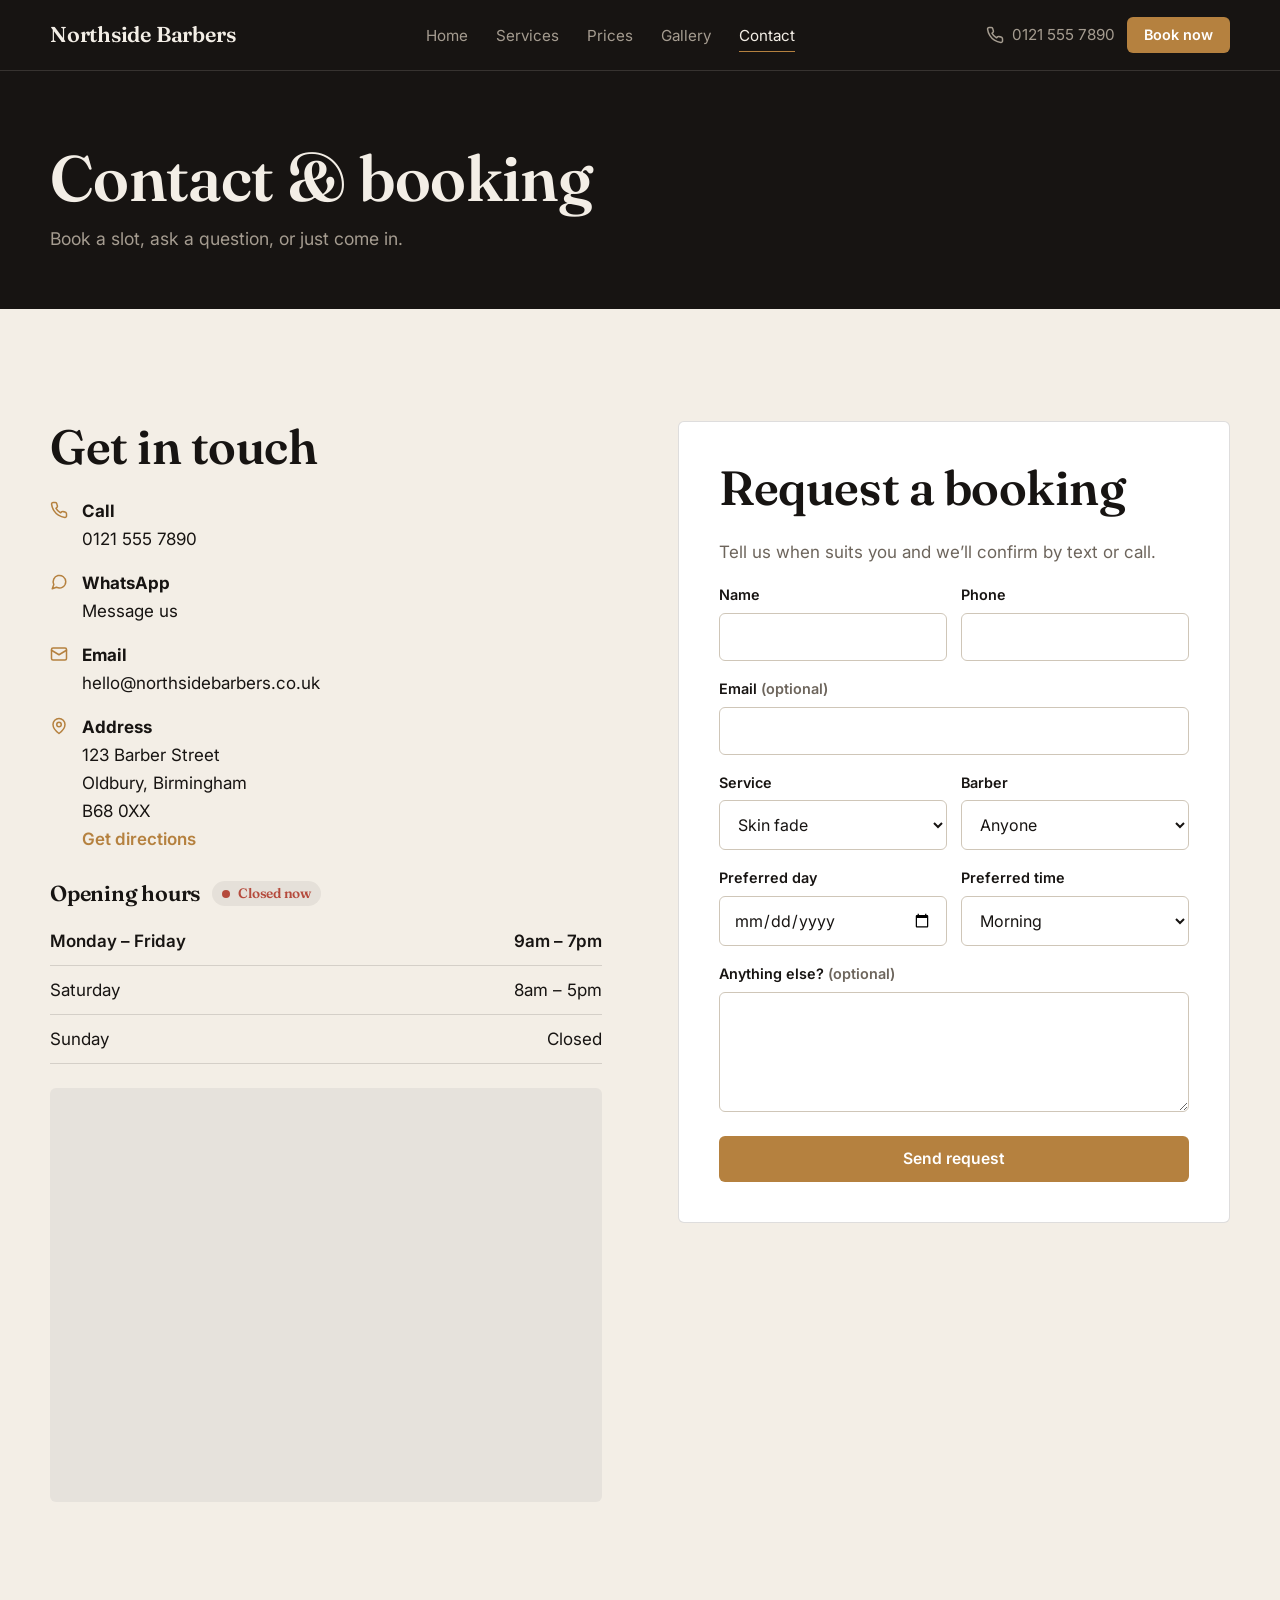
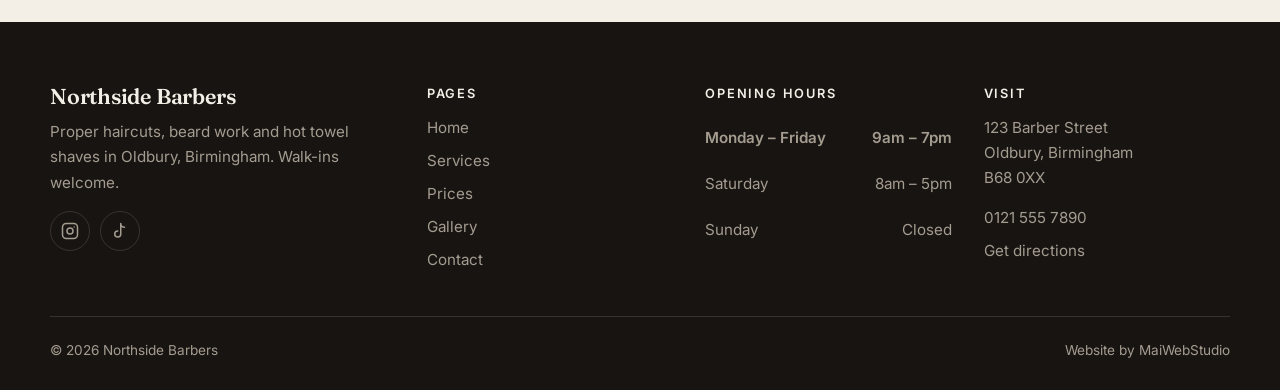
<file: Contacts.html>
<!DOCTYPE html>
<html lang="en">
<head>
<meta charset="utf-8">
<meta name="viewport" content="width=device-width, initial-scale=1">
<title>Contact & Booking | Northside Barbers, Oldbury, Birmingham</title>
<meta name="description" content="Book a haircut or beard trim at Northside Barbers, Oldbury, Birmingham. Call, WhatsApp or send a booking request.">
<meta property="og:title" content="Contact & Booking | Northside Barbers, Oldbury, Birmingham">
<meta property="og:description" content="Book a haircut or beard trim at Northside Barbers, Oldbury, Birmingham. Call, WhatsApp or send a booking request.">
<meta property="og:type" content="website">
<meta property="og:image" content="hero.jpg">
<meta name="theme-color" content="#171412">
<link rel="icon" href="data:image/svg+xml,%3Csvg xmlns='http://www.w3.org/2000/svg' viewBox='0 0 32 32'%3E%3Crect width='32' height='32' rx='6' fill='%23171412'/%3E%3Ctext x='16' y='22' font-family='Georgia' font-size='17' text-anchor='middle' fill='%23b5813f'%3EN%3C/text%3E%3C/svg%3E">
<link rel="preconnect" href="https://fonts.googleapis.com">
<link rel="preconnect" href="https://fonts.gstatic.com" crossorigin>
<link href="https://fonts.googleapis.com/css2?family=Fraunces:opsz,wght@9..144,500;9..144,600&family=Inter:wght@400;500;600&display=swap" rel="stylesheet">
<link rel="stylesheet" href="styles.css">
<script type="application/ld+json">
{"@context":"https://schema.org","@type":"HairSalon","name":"Northside Barbers","telephone":"0121 555 7890",
 "address":{"@type":"PostalAddress","streetAddress":"123 Barber Street","addressLocality":"Oldbury","addressRegion":"Birmingham","postalCode":"B68 0XX","addressCountry":"GB"},
 "openingHours":["Mo-Fr 09:00-19:00","Sa 08:00-17:00"],"priceRange":"££","image":"hero.jpg"}
</script>
</head>
<body>
<a class="skip" href="#main">Skip to content</a>
<header class="header">
  <div class="wrap">
    <a href="index.html" class="logo" data-site="name">Northside Barbers</a>
    <ul class="nav"><li><a href="index.html">Home</a></li><li><a href="Services.html">Services</a></li><li><a href="Pricing.html">Prices</a></li><li><a href="Gallery.html">Gallery</a></li><li><a href="Contacts.html" aria-current="page">Contact</a></li></ul>
    <div class="header__actions">
      <a class="header__phone" href="tel:+441215557890" data-link="tel"><svg class="icon" viewBox="0 0 24 24" fill="none" stroke="currentColor" stroke-width="2" stroke-linecap="round" stroke-linejoin="round" aria-hidden="true"><path d="M22 16.9v3a2 2 0 0 1-2.2 2 19.8 19.8 0 0 1-8.6-3.1 19.5 19.5 0 0 1-6-6A19.8 19.8 0 0 1 2.1 4.2 2 2 0 0 1 4.1 2h3a2 2 0 0 1 2 1.7c.1.9.4 1.8.7 2.7a2 2 0 0 1-.5 2.1L8 9.8a16 16 0 0 0 6 6l1.3-1.3a2 2 0 0 1 2.1-.4c.9.3 1.8.6 2.7.7a2 2 0 0 1 1.7 2Z"/></svg><span data-site="phone">0121 555 7890</span></a>
      <a class="btn btn--primary btn--small" href="Contacts.html#book" data-link="booking">Book now</a>
      <button class="menu-btn" aria-label="Menu" aria-expanded="false" aria-controls="mobile-nav"><svg class="icon" viewBox="0 0 24 24" fill="none" stroke="currentColor" stroke-width="2" stroke-linecap="round" stroke-linejoin="round" aria-hidden="true"><path d="M4 6h16M4 12h16M4 18h16"/></svg></button>
    </div>
  </div>
  <nav class="mobile-nav" id="mobile-nav" aria-label="Mobile"><a href="index.html">Home</a><a href="Services.html">Services</a><a href="Pricing.html">Prices</a><a href="Gallery.html">Gallery</a><a href="Contacts.html" aria-current="page">Contact</a></nav>
</header>
<main id="main">
<section class="page-head"><div class="wrap"><h1>Contact & booking</h1><p>Book a slot, ask a question, or just come in.</p></div></section>
<section class="section" id="book" style="scroll-margin-top:70px">
  <div class="wrap split" style="align-items:start">
    <div class="reveal">
      <h2>Get in touch</h2>
      <ul class="contact-list">
        <li><svg class="icon" viewBox="0 0 24 24" fill="none" stroke="currentColor" stroke-width="2" stroke-linecap="round" stroke-linejoin="round" aria-hidden="true"><path d="M22 16.9v3a2 2 0 0 1-2.2 2 19.8 19.8 0 0 1-8.6-3.1 19.5 19.5 0 0 1-6-6A19.8 19.8 0 0 1 2.1 4.2 2 2 0 0 1 4.1 2h3a2 2 0 0 1 2 1.7c.1.9.4 1.8.7 2.7a2 2 0 0 1-.5 2.1L8 9.8a16 16 0 0 0 6 6l1.3-1.3a2 2 0 0 1 2.1-.4c.9.3 1.8.6 2.7.7a2 2 0 0 1 1.7 2Z"/></svg><div><b>Call</b><br><a href="tel:+441215557890" data-link="tel" data-site="phone">0121 555 7890</a></div></li>
        <li data-hide-whatsapp><svg class="icon" viewBox="0 0 24 24" fill="none" stroke="currentColor" stroke-width="2" stroke-linecap="round" stroke-linejoin="round" aria-hidden="true"><path d="M21 11.5a8.4 8.4 0 0 1-12.4 7.4L3 21l2.1-5.6A8.4 8.4 0 1 1 21 11.5Z"/></svg><div><b>WhatsApp</b><br><a href="#" data-link="whatsapp" data-hide-empty>Message us</a></div></li>
        <li><svg class="icon" viewBox="0 0 24 24" fill="none" stroke="currentColor" stroke-width="2" stroke-linecap="round" stroke-linejoin="round" aria-hidden="true"><rect x="2" y="4" width="20" height="16" rx="2"/><path d="m22 7-10 6L2 7"/></svg><div><b>Email</b><br><a href="mailto:hello@northsidebarbers.co.uk" data-link="email" data-site="email">hello@northsidebarbers.co.uk</a></div></li>
        <li><svg class="icon" viewBox="0 0 24 24" fill="none" stroke="currentColor" stroke-width="2" stroke-linecap="round" stroke-linejoin="round" aria-hidden="true"><path d="M20 10c0 6-8 12-8 12s-8-6-8-12a8 8 0 0 1 16 0Z"/><circle cx="12" cy="10" r="3"/></svg><div><b>Address</b><br><span data-site-lines>123 Barber Street<br>Oldbury, Birmingham<br>B68 0XX</span><br><a class="link" href="#" data-link="maps">Get directions</a></div></li>
      </ul>
      <h3 style="display:flex;gap:12px;align-items:center;flex-wrap:wrap">Opening hours <span class="status" data-open-status>Open now</span></h3>
      <table class="hours"><tbody data-hours>
          <tr><td>Monday – Friday</td><td>9am – 7pm</td></tr><tr><td>Saturday</td><td>8am – 5pm</td></tr><tr><td>Sunday</td><td>Closed</td></tr>
        </tbody></table>
      <iframe class="map" data-map title="Map showing the shop location" loading="lazy" referrerpolicy="no-referrer-when-downgrade"></iframe>
    </div>

    <div class="reveal">
      <div class="form">
        <h2>Request a booking</h2>
        <p class="muted">Tell us when suits you and we’ll confirm by text or call.</p>
        <form id="contact-form">
          <div class="row-2">
            <div class="field"><label for="f-name">Name</label><input id="f-name" name="name" autocomplete="name" required></div>
            <div class="field"><label for="f-phone">Phone</label><input id="f-phone" name="phone" type="tel" autocomplete="tel" required></div>
          </div>
          <div class="field"><label for="f-email">Email <span class="muted">(optional)</span></label><input id="f-email" name="email" type="email" autocomplete="email"></div>
          <div class="row-2">
            <div class="field"><label for="f-service">Service</label><select id="f-service" name="service"><option>Skin fade</option><option>Scissor cut</option><option>Clipper cut</option><option>Long hair restyle</option><option>Kids cut (under 12)</option><option>Beard trim & shape</option><option>Hot towel shave</option><option>Cut & beard</option><option>Hot towel & face mask</option><option>Hair wash & style</option><option>Eyebrow tidy</option><option>The Classic</option><option>The Executive</option><option>Royal Grooming</option><option>Not sure yet</option></select></div>
            <div class="field"><label for="f-barber">Barber</label><select id="f-barber" name="barber"><option>Anyone</option><option>Marcus</option><option>Leon</option><option>Dani</option></select></div>
          </div>
          <div class="row-2">
            <div class="field"><label for="f-date">Preferred day</label><input id="f-date" name="date" type="date"></div>
            <div class="field"><label for="f-time">Preferred time</label><select id="f-time" name="time"><option>Morning</option><option>Afternoon</option><option>Evening</option></select></div>
          </div>
          <div class="field"><label for="f-msg">Anything else? <span class="muted">(optional)</span></label><textarea id="f-msg" name="message"></textarea></div>
          <button class="btn btn--primary" type="submit" style="width:100%">Send request</button>
        </form>
        <p class="form-msg" role="status"></p>
      </div>
    </div>
  </div>
</section>
</main>
<footer class="footer">
  <div class="wrap">
    <div class="footer__grid">
      <div>
        <a href="index.html" class="logo" data-site="name">Northside Barbers</a>
        <p>Proper haircuts, beard work and hot towel shaves in Oldbury, Birmingham. Walk-ins welcome.</p>
        <div class="socials">
          <a href="#" data-link="instagram" data-hide-empty aria-label="Instagram"><svg class="icon" viewBox="0 0 24 24" fill="none" stroke="currentColor" stroke-width="2" stroke-linecap="round" stroke-linejoin="round" aria-hidden="true"><rect x="2" y="2" width="20" height="20" rx="5"/><circle cx="12" cy="12" r="4"/><path d="M17.5 6.5h.01"/></svg></a>
          <a href="#" data-link="tiktok" data-hide-empty aria-label="TikTok"><svg class="icon" viewBox="0 0 24 24" fill="none" stroke="currentColor" stroke-width="2" stroke-linecap="round" stroke-linejoin="round" aria-hidden="true"><path d="M9 12a4 4 0 1 0 4 4V2a5 5 0 0 0 5 5"/></svg></a>
          <a href="#" data-link="facebook" data-hide-empty aria-label="Facebook"><svg class="icon" viewBox="0 0 24 24" fill="none" stroke="currentColor" stroke-width="2" stroke-linecap="round" stroke-linejoin="round" aria-hidden="true"><path d="M18 2h-3a5 5 0 0 0-5 5v3H7v4h3v8h4v-8h3l1-4h-4V7a1 1 0 0 1 1-1h3z"/></svg></a>
        </div>
      </div>
      <div><h4>Pages</h4><ul><li><a href="index.html">Home</a></li><li><a href="Services.html">Services</a></li><li><a href="Pricing.html">Prices</a></li><li><a href="Gallery.html">Gallery</a></li><li><a href="Contacts.html">Contact</a></li></ul></div>
      <div><h4>Opening hours</h4><table class="hours" style="margin:0"><tbody data-hours><tr><td>Mon – Fri</td><td>9am – 7pm</td></tr><tr><td>Saturday</td><td>8am – 5pm</td></tr><tr><td>Sunday</td><td>Closed</td></tr></tbody></table></div>
      <div><h4>Visit</h4>
        <p data-site-lines>123 Barber Street<br>Oldbury, Birmingham<br>B68 0XX</p>
        <ul>
          <li><a href="tel:+441215557890" data-link="tel" data-site="phone">0121 555 7890</a></li>
          <li><a href="#" data-link="maps">Get directions</a></li>
        </ul>
      </div>
    </div>
    <div class="footer__bottom">
      <span>&copy; <span data-site="year">2026</span> <span data-site="name">Northside Barbers</span></span>
      <span>Website by MaiWebStudio</span>
    </div>
  </div>
</footer>
<nav class="action-bar" aria-label="Quick actions">
  <a href="tel:+441215557890" data-link="tel"><svg class="icon" viewBox="0 0 24 24" fill="none" stroke="currentColor" stroke-width="2" stroke-linecap="round" stroke-linejoin="round" aria-hidden="true"><path d="M22 16.9v3a2 2 0 0 1-2.2 2 19.8 19.8 0 0 1-8.6-3.1 19.5 19.5 0 0 1-6-6A19.8 19.8 0 0 1 2.1 4.2 2 2 0 0 1 4.1 2h3a2 2 0 0 1 2 1.7c.1.9.4 1.8.7 2.7a2 2 0 0 1-.5 2.1L8 9.8a16 16 0 0 0 6 6l1.3-1.3a2 2 0 0 1 2.1-.4c.9.3 1.8.6 2.7.7a2 2 0 0 1 1.7 2Z"/></svg>Call</a>
  <a class="primary" href="Contacts.html#book" data-link="booking"><svg class="icon" viewBox="0 0 24 24" fill="none" stroke="currentColor" stroke-width="2" stroke-linecap="round" stroke-linejoin="round" aria-hidden="true"><rect x="3" y="4" width="18" height="18" rx="2"/><path d="M16 2v4M8 2v4M3 10h18"/></svg>Book</a>
  <a href="#" data-link="maps"><svg class="icon" viewBox="0 0 24 24" fill="none" stroke="currentColor" stroke-width="2" stroke-linecap="round" stroke-linejoin="round" aria-hidden="true"><path d="M20 10c0 6-8 12-8 12s-8-6-8-12a8 8 0 0 1 16 0Z"/><circle cx="12" cy="10" r="3"/></svg>Directions</a>
</nav>
<script src="config.js"></script>
<script src="main.js"></script>
</body>
</html>
</file>
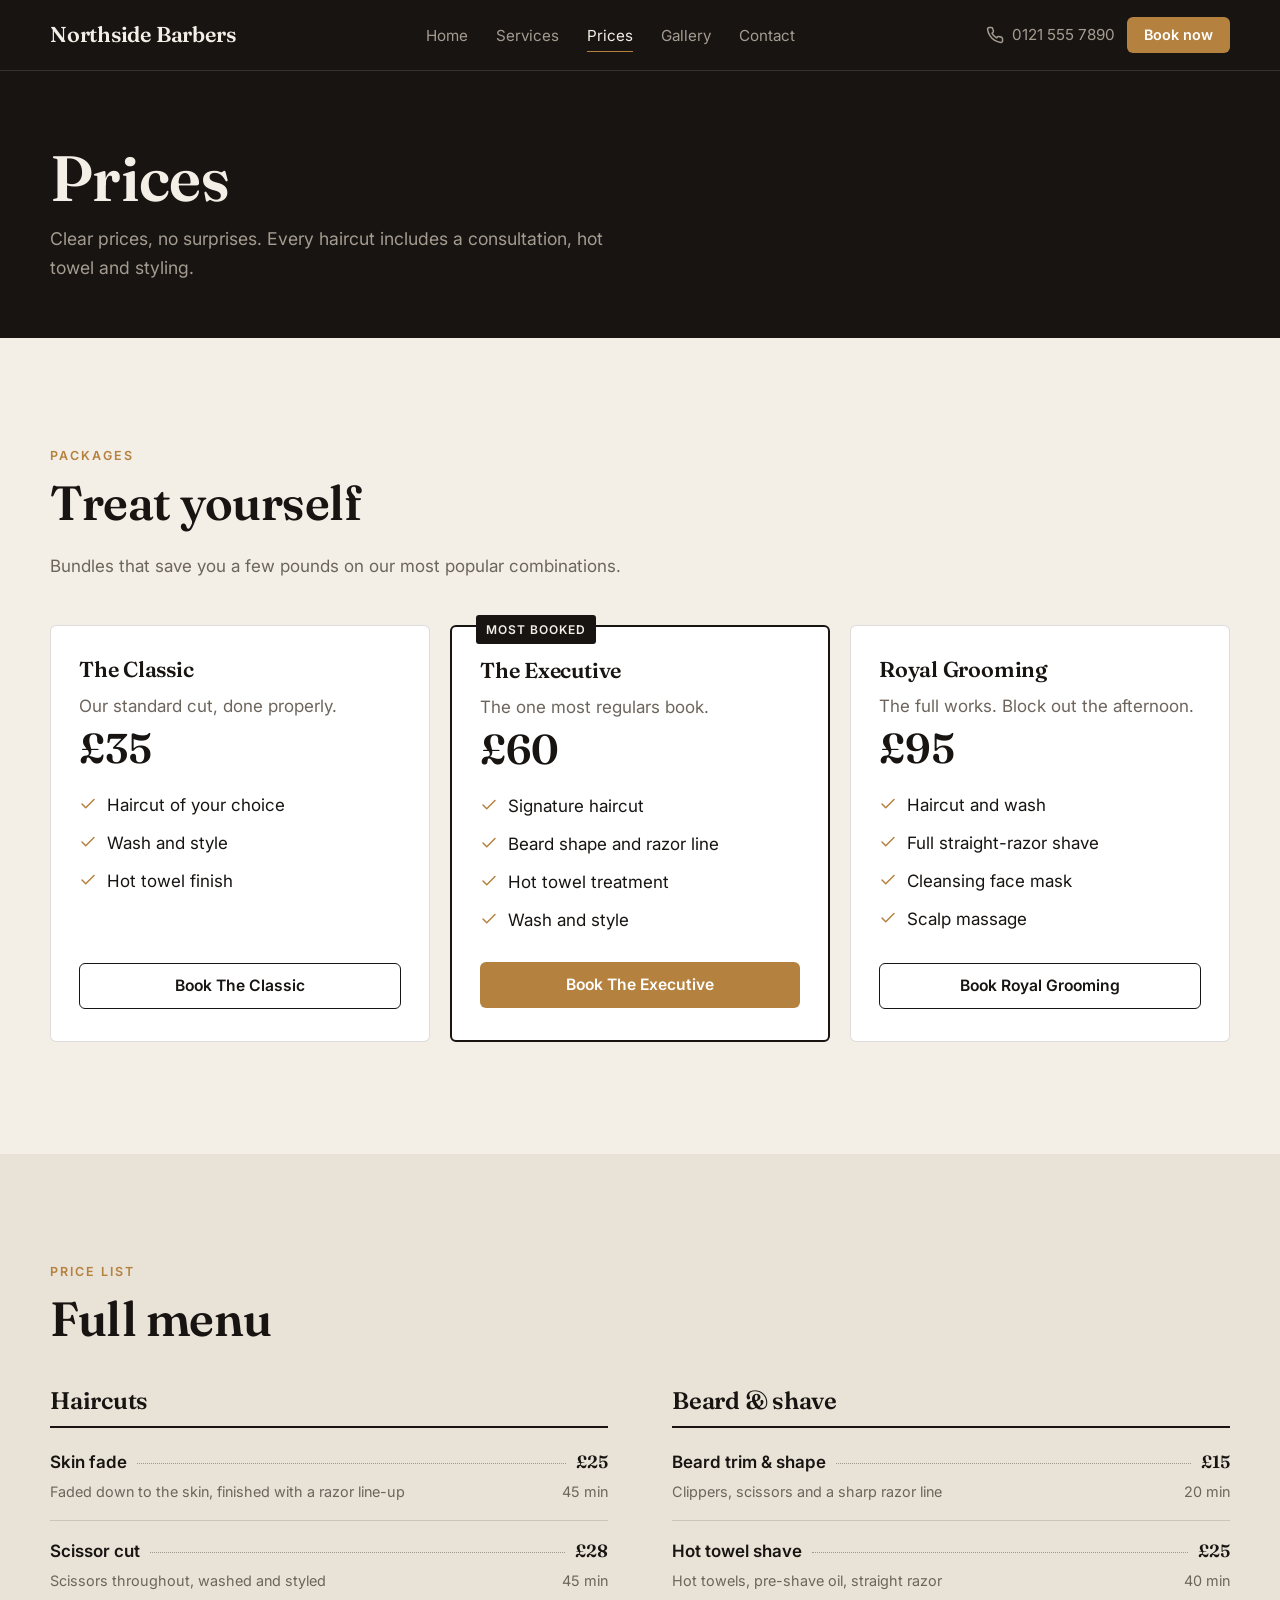
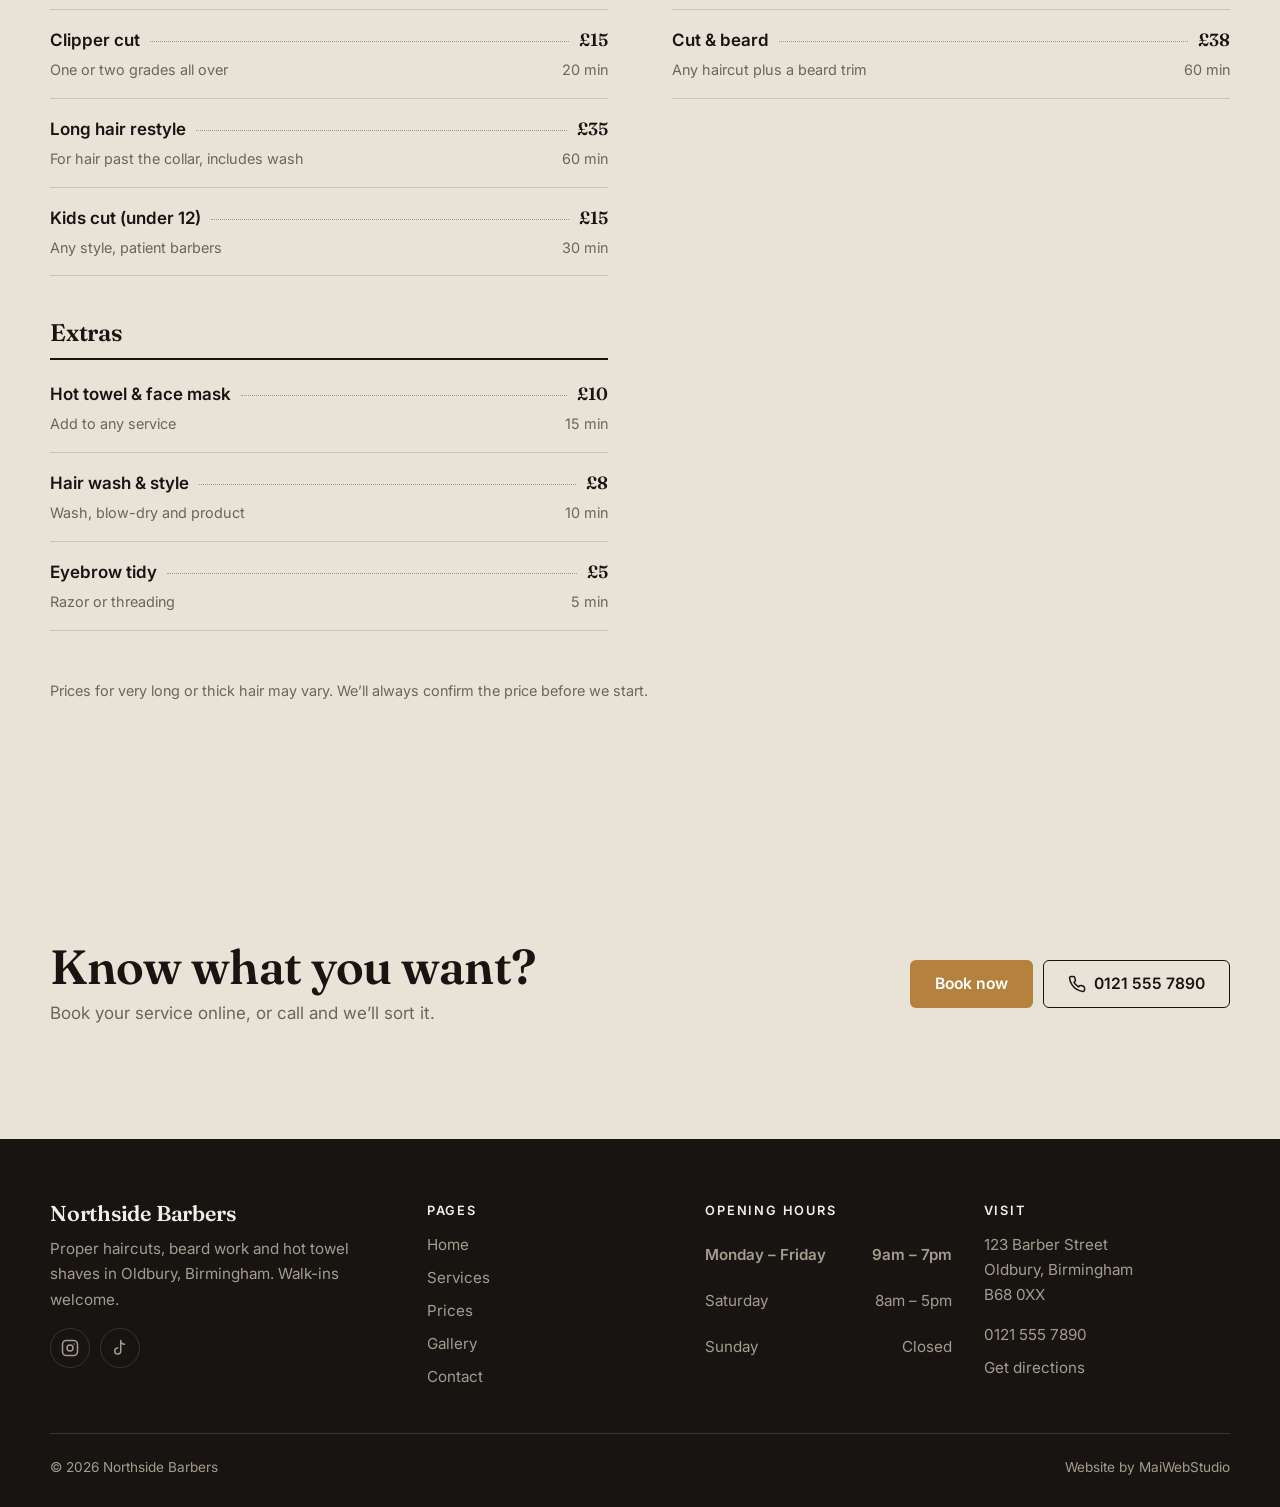
<file: Pricing.html>
<!DOCTYPE html>
<html lang="en">
<head>
<meta charset="utf-8">
<meta name="viewport" content="width=device-width, initial-scale=1">
<title>Prices | Northside Barbers, Oldbury, Birmingham</title>
<meta name="description" content="Haircuts from £15, skin fades £25, hot towel shaves £25. See the full price list at Northside Barbers, Oldbury, Birmingham.">
<meta property="og:title" content="Prices | Northside Barbers, Oldbury, Birmingham">
<meta property="og:description" content="Haircuts from £15, skin fades £25, hot towel shaves £25. See the full price list at Northside Barbers, Oldbury, Birmingham.">
<meta property="og:type" content="website">
<meta property="og:image" content="hero.jpg">
<meta name="theme-color" content="#171412">
<link rel="icon" href="data:image/svg+xml,%3Csvg xmlns='http://www.w3.org/2000/svg' viewBox='0 0 32 32'%3E%3Crect width='32' height='32' rx='6' fill='%23171412'/%3E%3Ctext x='16' y='22' font-family='Georgia' font-size='17' text-anchor='middle' fill='%23b5813f'%3EN%3C/text%3E%3C/svg%3E">
<link rel="preconnect" href="https://fonts.googleapis.com">
<link rel="preconnect" href="https://fonts.gstatic.com" crossorigin>
<link href="https://fonts.googleapis.com/css2?family=Fraunces:opsz,wght@9..144,500;9..144,600&family=Inter:wght@400;500;600&display=swap" rel="stylesheet">
<link rel="stylesheet" href="styles.css">
<script type="application/ld+json">
{"@context":"https://schema.org","@type":"HairSalon","name":"Northside Barbers","telephone":"0121 555 7890",
 "address":{"@type":"PostalAddress","streetAddress":"123 Barber Street","addressLocality":"Oldbury","addressRegion":"Birmingham","postalCode":"B68 0XX","addressCountry":"GB"},
 "openingHours":["Mo-Fr 09:00-19:00","Sa 08:00-17:00"],"priceRange":"££","image":"hero.jpg"}
</script>
</head>
<body>
<a class="skip" href="#main">Skip to content</a>
<header class="header">
  <div class="wrap">
    <a href="index.html" class="logo" data-site="name">Northside Barbers</a>
    <ul class="nav"><li><a href="index.html">Home</a></li><li><a href="Services.html">Services</a></li><li><a href="Pricing.html" aria-current="page">Prices</a></li><li><a href="Gallery.html">Gallery</a></li><li><a href="Contacts.html">Contact</a></li></ul>
    <div class="header__actions">
      <a class="header__phone" href="tel:+441215557890" data-link="tel"><svg class="icon" viewBox="0 0 24 24" fill="none" stroke="currentColor" stroke-width="2" stroke-linecap="round" stroke-linejoin="round" aria-hidden="true"><path d="M22 16.9v3a2 2 0 0 1-2.2 2 19.8 19.8 0 0 1-8.6-3.1 19.5 19.5 0 0 1-6-6A19.8 19.8 0 0 1 2.1 4.2 2 2 0 0 1 4.1 2h3a2 2 0 0 1 2 1.7c.1.9.4 1.8.7 2.7a2 2 0 0 1-.5 2.1L8 9.8a16 16 0 0 0 6 6l1.3-1.3a2 2 0 0 1 2.1-.4c.9.3 1.8.6 2.7.7a2 2 0 0 1 1.7 2Z"/></svg><span data-site="phone">0121 555 7890</span></a>
      <a class="btn btn--primary btn--small" href="Contacts.html#book" data-link="booking">Book now</a>
      <button class="menu-btn" aria-label="Menu" aria-expanded="false" aria-controls="mobile-nav"><svg class="icon" viewBox="0 0 24 24" fill="none" stroke="currentColor" stroke-width="2" stroke-linecap="round" stroke-linejoin="round" aria-hidden="true"><path d="M4 6h16M4 12h16M4 18h16"/></svg></button>
    </div>
  </div>
  <nav class="mobile-nav" id="mobile-nav" aria-label="Mobile"><a href="index.html">Home</a><a href="Services.html">Services</a><a href="Pricing.html" aria-current="page">Prices</a><a href="Gallery.html">Gallery</a><a href="Contacts.html">Contact</a></nav>
</header>
<main id="main">
<section class="page-head"><div class="wrap"><h1>Prices</h1><p>Clear prices, no surprises. Every haircut includes a consultation, hot towel and styling.</p></div></section>
<section class="section">
  <div class="wrap">
    <div class="head reveal"><span class="eyebrow">Packages</span><h2>Treat yourself</h2><p class="muted">Bundles that save you a few pounds on our most popular combinations.</p></div>
    <div class="reveal"><div class="packages">
    <div class="package">
      
      <h3>The Classic</h3>
      <p class="muted" style="margin:0">Our standard cut, done properly.</p>
      <div class="package__price">£35</div>
      <ul><li><svg class="icon" viewBox="0 0 24 24" fill="none" stroke="currentColor" stroke-width="2" stroke-linecap="round" stroke-linejoin="round" aria-hidden="true"><path d="M20 6 9 17l-5-5"/></svg><span>Haircut of your choice</span></li><li><svg class="icon" viewBox="0 0 24 24" fill="none" stroke="currentColor" stroke-width="2" stroke-linecap="round" stroke-linejoin="round" aria-hidden="true"><path d="M20 6 9 17l-5-5"/></svg><span>Wash and style</span></li><li><svg class="icon" viewBox="0 0 24 24" fill="none" stroke="currentColor" stroke-width="2" stroke-linecap="round" stroke-linejoin="round" aria-hidden="true"><path d="M20 6 9 17l-5-5"/></svg><span>Hot towel finish</span></li></ul>
      <a class="btn btn--ghost" href="Contacts.html?service=The%20Classic#book" data-book="The Classic">Book The Classic</a>
    </div>
    <div class="package package--featured">
      <span class="package__tag">Most booked</span>
      <h3>The Executive</h3>
      <p class="muted" style="margin:0">The one most regulars book.</p>
      <div class="package__price">£60</div>
      <ul><li><svg class="icon" viewBox="0 0 24 24" fill="none" stroke="currentColor" stroke-width="2" stroke-linecap="round" stroke-linejoin="round" aria-hidden="true"><path d="M20 6 9 17l-5-5"/></svg><span>Signature haircut</span></li><li><svg class="icon" viewBox="0 0 24 24" fill="none" stroke="currentColor" stroke-width="2" stroke-linecap="round" stroke-linejoin="round" aria-hidden="true"><path d="M20 6 9 17l-5-5"/></svg><span>Beard shape and razor line</span></li><li><svg class="icon" viewBox="0 0 24 24" fill="none" stroke="currentColor" stroke-width="2" stroke-linecap="round" stroke-linejoin="round" aria-hidden="true"><path d="M20 6 9 17l-5-5"/></svg><span>Hot towel treatment</span></li><li><svg class="icon" viewBox="0 0 24 24" fill="none" stroke="currentColor" stroke-width="2" stroke-linecap="round" stroke-linejoin="round" aria-hidden="true"><path d="M20 6 9 17l-5-5"/></svg><span>Wash and style</span></li></ul>
      <a class="btn btn--primary" href="Contacts.html?service=The%20Executive#book" data-book="The Executive">Book The Executive</a>
    </div>
    <div class="package">
      
      <h3>Royal Grooming</h3>
      <p class="muted" style="margin:0">The full works. Block out the afternoon.</p>
      <div class="package__price">£95</div>
      <ul><li><svg class="icon" viewBox="0 0 24 24" fill="none" stroke="currentColor" stroke-width="2" stroke-linecap="round" stroke-linejoin="round" aria-hidden="true"><path d="M20 6 9 17l-5-5"/></svg><span>Haircut and wash</span></li><li><svg class="icon" viewBox="0 0 24 24" fill="none" stroke="currentColor" stroke-width="2" stroke-linecap="round" stroke-linejoin="round" aria-hidden="true"><path d="M20 6 9 17l-5-5"/></svg><span>Full straight-razor shave</span></li><li><svg class="icon" viewBox="0 0 24 24" fill="none" stroke="currentColor" stroke-width="2" stroke-linecap="round" stroke-linejoin="round" aria-hidden="true"><path d="M20 6 9 17l-5-5"/></svg><span>Cleansing face mask</span></li><li><svg class="icon" viewBox="0 0 24 24" fill="none" stroke="currentColor" stroke-width="2" stroke-linecap="round" stroke-linejoin="round" aria-hidden="true"><path d="M20 6 9 17l-5-5"/></svg><span>Scalp massage</span></li></ul>
      <a class="btn btn--ghost" href="Contacts.html?service=Royal%20Grooming#book" data-book="Royal Grooming">Book Royal Grooming</a>
    </div>
  </div></div>
  </div>
</section>
<section class="section section--alt">
  <div class="wrap">
    <div class="head reveal"><span class="eyebrow">Price list</span><h2>Full menu</h2></div>
    <div class="menu reveal"><div class="menu__group"><h3>Haircuts</h3>
      <div class="item">
        <div class="item__row"><span class="item__name">Skin fade</span><span class="item__dots"></span><span class="item__price">£25</span></div>
        <div class="item__meta"><p>Faded down to the skin, finished with a razor line-up</p><span class="item__time">45 min</span></div>
      </div>
      <div class="item">
        <div class="item__row"><span class="item__name">Scissor cut</span><span class="item__dots"></span><span class="item__price">£28</span></div>
        <div class="item__meta"><p>Scissors throughout, washed and styled</p><span class="item__time">45 min</span></div>
      </div>
      <div class="item">
        <div class="item__row"><span class="item__name">Clipper cut</span><span class="item__dots"></span><span class="item__price">£15</span></div>
        <div class="item__meta"><p>One or two grades all over</p><span class="item__time">20 min</span></div>
      </div>
      <div class="item">
        <div class="item__row"><span class="item__name">Long hair restyle</span><span class="item__dots"></span><span class="item__price">£35</span></div>
        <div class="item__meta"><p>For hair past the collar, includes wash</p><span class="item__time">60 min</span></div>
      </div>
      <div class="item">
        <div class="item__row"><span class="item__name">Kids cut (under 12)</span><span class="item__dots"></span><span class="item__price">£15</span></div>
        <div class="item__meta"><p>Any style, patient barbers</p><span class="item__time">30 min</span></div>
      </div>
    </div><div class="menu__group"><h3>Beard & shave</h3>
      <div class="item">
        <div class="item__row"><span class="item__name">Beard trim & shape</span><span class="item__dots"></span><span class="item__price">£15</span></div>
        <div class="item__meta"><p>Clippers, scissors and a sharp razor line</p><span class="item__time">20 min</span></div>
      </div>
      <div class="item">
        <div class="item__row"><span class="item__name">Hot towel shave</span><span class="item__dots"></span><span class="item__price">£25</span></div>
        <div class="item__meta"><p>Hot towels, pre-shave oil, straight razor</p><span class="item__time">40 min</span></div>
      </div>
      <div class="item">
        <div class="item__row"><span class="item__name">Cut & beard</span><span class="item__dots"></span><span class="item__price">£38</span></div>
        <div class="item__meta"><p>Any haircut plus a beard trim</p><span class="item__time">60 min</span></div>
      </div>
    </div><div class="menu__group"><h3>Extras</h3>
      <div class="item">
        <div class="item__row"><span class="item__name">Hot towel & face mask</span><span class="item__dots"></span><span class="item__price">£10</span></div>
        <div class="item__meta"><p>Add to any service</p><span class="item__time">15 min</span></div>
      </div>
      <div class="item">
        <div class="item__row"><span class="item__name">Hair wash & style</span><span class="item__dots"></span><span class="item__price">£8</span></div>
        <div class="item__meta"><p>Wash, blow-dry and product</p><span class="item__time">10 min</span></div>
      </div>
      <div class="item">
        <div class="item__row"><span class="item__name">Eyebrow tidy</span><span class="item__dots"></span><span class="item__price">£5</span></div>
        <div class="item__meta"><p>Razor or threading</p><span class="item__time">5 min</span></div>
      </div>
    </div></div>
    <p class="note">Prices for very long or thick hair may vary. We’ll always confirm the price before we start.</p>
  </div>
</section>
<section class="section section--alt">
  <div class="wrap cta reveal">
    <div><h2>Know what you want?</h2><p class="muted">Book your service online, or call and we’ll sort it.</p></div>
    <div class="btn-row">
      <a class="btn btn--primary" href="Contacts.html#book" data-link="booking">Book now</a>
      <a class="btn btn--ghost" href="tel:+441215557890" data-link="tel"><svg class="icon" viewBox="0 0 24 24" fill="none" stroke="currentColor" stroke-width="2" stroke-linecap="round" stroke-linejoin="round" aria-hidden="true"><path d="M22 16.9v3a2 2 0 0 1-2.2 2 19.8 19.8 0 0 1-8.6-3.1 19.5 19.5 0 0 1-6-6A19.8 19.8 0 0 1 2.1 4.2 2 2 0 0 1 4.1 2h3a2 2 0 0 1 2 1.7c.1.9.4 1.8.7 2.7a2 2 0 0 1-.5 2.1L8 9.8a16 16 0 0 0 6 6l1.3-1.3a2 2 0 0 1 2.1-.4c.9.3 1.8.6 2.7.7a2 2 0 0 1 1.7 2Z"/></svg><span data-site="phone">0121 555 7890</span></a>
    </div>
  </div>
</section>
</main>
<footer class="footer">
  <div class="wrap">
    <div class="footer__grid">
      <div>
        <a href="index.html" class="logo" data-site="name">Northside Barbers</a>
        <p>Proper haircuts, beard work and hot towel shaves in Oldbury, Birmingham. Walk-ins welcome.</p>
        <div class="socials">
          <a href="#" data-link="instagram" data-hide-empty aria-label="Instagram"><svg class="icon" viewBox="0 0 24 24" fill="none" stroke="currentColor" stroke-width="2" stroke-linecap="round" stroke-linejoin="round" aria-hidden="true"><rect x="2" y="2" width="20" height="20" rx="5"/><circle cx="12" cy="12" r="4"/><path d="M17.5 6.5h.01"/></svg></a>
          <a href="#" data-link="tiktok" data-hide-empty aria-label="TikTok"><svg class="icon" viewBox="0 0 24 24" fill="none" stroke="currentColor" stroke-width="2" stroke-linecap="round" stroke-linejoin="round" aria-hidden="true"><path d="M9 12a4 4 0 1 0 4 4V2a5 5 0 0 0 5 5"/></svg></a>
          <a href="#" data-link="facebook" data-hide-empty aria-label="Facebook"><svg class="icon" viewBox="0 0 24 24" fill="none" stroke="currentColor" stroke-width="2" stroke-linecap="round" stroke-linejoin="round" aria-hidden="true"><path d="M18 2h-3a5 5 0 0 0-5 5v3H7v4h3v8h4v-8h3l1-4h-4V7a1 1 0 0 1 1-1h3z"/></svg></a>
        </div>
      </div>
      <div><h4>Pages</h4><ul><li><a href="index.html">Home</a></li><li><a href="Services.html">Services</a></li><li><a href="Pricing.html">Prices</a></li><li><a href="Gallery.html">Gallery</a></li><li><a href="Contacts.html">Contact</a></li></ul></div>
      <div><h4>Opening hours</h4><table class="hours" style="margin:0"><tbody data-hours><tr><td>Mon – Fri</td><td>9am – 7pm</td></tr><tr><td>Saturday</td><td>8am – 5pm</td></tr><tr><td>Sunday</td><td>Closed</td></tr></tbody></table></div>
      <div><h4>Visit</h4>
        <p data-site-lines>123 Barber Street<br>Oldbury, Birmingham<br>B68 0XX</p>
        <ul>
          <li><a href="tel:+441215557890" data-link="tel" data-site="phone">0121 555 7890</a></li>
          <li><a href="#" data-link="maps">Get directions</a></li>
        </ul>
      </div>
    </div>
    <div class="footer__bottom">
      <span>&copy; <span data-site="year">2026</span> <span data-site="name">Northside Barbers</span></span>
      <span>Website by MaiWebStudio</span>
    </div>
  </div>
</footer>
<nav class="action-bar" aria-label="Quick actions">
  <a href="tel:+441215557890" data-link="tel"><svg class="icon" viewBox="0 0 24 24" fill="none" stroke="currentColor" stroke-width="2" stroke-linecap="round" stroke-linejoin="round" aria-hidden="true"><path d="M22 16.9v3a2 2 0 0 1-2.2 2 19.8 19.8 0 0 1-8.6-3.1 19.5 19.5 0 0 1-6-6A19.8 19.8 0 0 1 2.1 4.2 2 2 0 0 1 4.1 2h3a2 2 0 0 1 2 1.7c.1.9.4 1.8.7 2.7a2 2 0 0 1-.5 2.1L8 9.8a16 16 0 0 0 6 6l1.3-1.3a2 2 0 0 1 2.1-.4c.9.3 1.8.6 2.7.7a2 2 0 0 1 1.7 2Z"/></svg>Call</a>
  <a class="primary" href="Contacts.html#book" data-link="booking"><svg class="icon" viewBox="0 0 24 24" fill="none" stroke="currentColor" stroke-width="2" stroke-linecap="round" stroke-linejoin="round" aria-hidden="true"><rect x="3" y="4" width="18" height="18" rx="2"/><path d="M16 2v4M8 2v4M3 10h18"/></svg>Book</a>
  <a href="#" data-link="maps"><svg class="icon" viewBox="0 0 24 24" fill="none" stroke="currentColor" stroke-width="2" stroke-linecap="round" stroke-linejoin="round" aria-hidden="true"><path d="M20 10c0 6-8 12-8 12s-8-6-8-12a8 8 0 0 1 16 0Z"/><circle cx="12" cy="10" r="3"/></svg>Directions</a>
</nav>
<script src="config.js"></script>
<script src="main.js"></script>
</body>
</html>
</file>
<file: styles.css>
/* =====================================================================
   BRAND — change these to restyle the whole site.
   ===================================================================== */
:root {
  --paper: #f3eee6;      /* light background */
  --paper-2: #e9e2d7;    /* slightly darker light background */
  --ink: #171412;        /* main text + dark sections */
  --ink-2: #221e1b;      /* dark cards */
  --muted: #6d655c;      /* secondary text on light */
  --muted-dark: #a59c90; /* secondary text on dark */
  --accent: #b5813f;     /* brass: buttons, highlights */
  --accent-hover: #9d6d31;
  --line: rgba(23, 20, 18, .14);
  --line-dark: rgba(243, 238, 230, .14);

  --font-display: "Fraunces", Georgia, serif;
  --font-body: "Inter", system-ui, -apple-system, "Segoe UI", sans-serif;

  --radius: 6px;
  --wrap: 1180px;
}

/* =====================================================================
   BASE
   ===================================================================== */
*, *::before, *::after { box-sizing: border-box; }
html { -webkit-text-size-adjust: 100%; scroll-behavior: smooth; }
body {
  margin: 0;
  background: var(--paper);
  color: var(--ink);
  font: 400 17px/1.65 var(--font-body);
  -webkit-font-smoothing: antialiased;
}
img { display: block; max-width: 100%; }
a { color: inherit; }
h1, h2, h3 {
  font-family: var(--font-display);
  font-weight: 600;
  line-height: 1.08;
  letter-spacing: -.01em;
  margin: 0 0 .5em;
  font-optical-sizing: auto;
}
h1 { font-size: clamp(2.6rem, 6.5vw, 5rem); }
h2 { font-size: clamp(2rem, 4vw, 3rem); }
h3 { font-size: 1.35rem; }
p { margin: 0 0 1em; }
:focus-visible { outline: 2px solid var(--accent); outline-offset: 3px; }
.wrap { width: min(var(--wrap), 100% - 40px); margin-inline: auto; }
.section { padding: clamp(64px, 9vw, 112px) 0; }
.section--dark { background: var(--ink); color: var(--paper); }
.section--dark .muted { color: var(--muted-dark); }
.section--alt { background: var(--paper-2); }
.muted { color: var(--muted); }
.eyebrow {
  display: block;
  font: 600 .78rem/1 var(--font-body);
  letter-spacing: .16em;
  text-transform: uppercase;
  color: var(--accent);
  margin-bottom: 14px;
}
.head { max-width: 640px; margin-bottom: 44px; }
.head--split { max-width: none; display: flex; justify-content: space-between; align-items: end; gap: 24px; flex-wrap: wrap; }
.head--split > div { max-width: 600px; }
.skip { position: absolute; left: -999px; top: 8px; z-index: 100; background: var(--accent); color: #fff; padding: 10px 14px; }
.skip:focus { left: 8px; }
.icon { width: 18px; height: 18px; flex: none; }

/* Buttons */
.btn {
  display: inline-flex; align-items: center; justify-content: center; gap: 8px;
  padding: 14px 24px; border-radius: var(--radius);
  font: 600 .98rem/1 var(--font-body); text-decoration: none;
  border: 1px solid transparent; cursor: pointer;
  transition: background-color .2s, color .2s, border-color .2s;
}
.btn--primary { background: var(--accent); color: #fff; }
.btn--primary:hover { background: var(--accent-hover); }
.btn--ghost { border-color: currentColor; color: inherit; background: transparent; }
.btn--ghost:hover { background: rgba(255,255,255,.08); }
.section:not(.section--dark) .btn--ghost:hover { background: rgba(0,0,0,.05); }
.btn--small { padding: 10px 16px; font-size: .9rem; }
.link { color: var(--accent); font-weight: 600; text-decoration: none; display: inline-flex; gap: 6px; align-items: center; }
.link:hover { text-decoration: underline; text-underline-offset: 4px; }

/* =====================================================================
   HEADER
   ===================================================================== */
.header { position: sticky; top: 0; z-index: 50; background: var(--ink); color: var(--paper); border-bottom: 1px solid var(--line-dark); }
.header .wrap { display: flex; align-items: center; justify-content: space-between; gap: 20px; height: 70px; }
.logo { font: 600 1.35rem/1 var(--font-display); text-decoration: none; letter-spacing: -.01em; }
.nav { display: flex; gap: 28px; list-style: none; margin: 0; padding: 0; }
.nav a { text-decoration: none; font-size: .95rem; color: var(--muted-dark); padding: 6px 0; border-bottom: 1px solid transparent; }
.nav a:hover, .nav a[aria-current="page"] { color: var(--paper); border-color: var(--accent); }
.header__actions { display: flex; align-items: center; gap: 12px; }
.header__phone { display: inline-flex; gap: 8px; align-items: center; text-decoration: none; font-size: .95rem; color: var(--muted-dark); }
.header__phone:hover { color: var(--paper); }
.menu-btn { display: none; background: none; border: 1px solid var(--line-dark); color: var(--paper); border-radius: var(--radius); width: 44px; height: 44px; cursor: pointer; align-items: center; justify-content: center; }
.mobile-nav { display: none; }
@media (max-width: 900px) {
  .nav, .header__phone { display: none; }
  .menu-btn { display: inline-flex; }
  .mobile-nav { background: var(--ink); border-bottom: 1px solid var(--line-dark); }
  .mobile-nav.open { display: block; }
  .mobile-nav a { display: block; padding: 14px 20px; text-decoration: none; color: var(--paper); border-top: 1px solid var(--line-dark); font-size: 1.05rem; }
  .mobile-nav a[aria-current="page"] { color: var(--accent); }
}
@media (max-width: 420px) { .header .btn { display: none; } }

/* =====================================================================
   HERO
   ===================================================================== */
.hero { position: relative; min-height: min(88vh, 760px); display: flex; align-items: flex-end; color: var(--paper); background: var(--ink); overflow: hidden; }
.hero__img { position: absolute; inset: 0; width: 100%; height: 100%; object-fit: cover; }
.hero::after { content: ""; position: absolute; inset: 0; background: linear-gradient(90deg, rgba(14,12,10,.86) 0%, rgba(14,12,10,.55) 50%, rgba(14,12,10,.2) 100%), linear-gradient(0deg, rgba(14,12,10,.6), transparent 40%); }
.hero .wrap { position: relative; z-index: 1; padding: 120px 0 64px; }
.hero h1 { max-width: 12ch; margin-bottom: 20px; }
.hero p { max-width: 520px; font-size: 1.15rem; color: #e6dfd4; }
.hero__actions { display: flex; flex-wrap: wrap; gap: 12px; margin-top: 28px; }

.facts { background: var(--ink-2); color: var(--paper); border-top: 1px solid var(--line-dark); }
.facts .wrap { display: grid; grid-template-columns: repeat(3, 1fr); }
.fact { display: flex; gap: 14px; align-items: center; padding: 22px 0; font-size: .95rem; }
.fact + .fact { border-left: 1px solid var(--line-dark); padding-left: 28px; }
.fact .icon { color: var(--accent); width: 22px; height: 22px; }
.fact b { display: block; font-weight: 600; }
.fact span { color: var(--muted-dark); }
@media (max-width: 760px) {
  .facts .wrap { grid-template-columns: 1fr; }
  .fact { padding: 14px 0; }
  .fact + .fact { border-left: 0; border-top: 1px solid var(--line-dark); padding-left: 0; }
}

/* Page header for inner pages */
.page-head { background: var(--ink); color: var(--paper); padding: 72px 0 56px; }
.page-head h1 { font-size: clamp(2.4rem, 5.5vw, 4rem); margin-bottom: 12px; }
.page-head p { color: var(--muted-dark); max-width: 560px; font-size: 1.1rem; margin: 0; }

/* =====================================================================
   PRICE MENU
   ===================================================================== */
.menu { display: grid; grid-template-columns: repeat(2, 1fr); gap: 8px 64px; }
.menu--single { grid-template-columns: 1fr; max-width: 760px; }
@media (max-width: 760px) { .menu { grid-template-columns: 1fr; } }
.menu__group { margin-bottom: 36px; }
.menu__group h3 { font-size: 1.5rem; padding-bottom: 12px; border-bottom: 2px solid var(--ink); margin-bottom: 4px; }
.section--dark .menu__group h3 { border-color: var(--paper); }
.item { padding: 16px 0; border-bottom: 1px solid var(--line); }
.section--dark .item { border-color: var(--line-dark); }
.item__row { display: flex; align-items: baseline; gap: 10px; }
.item__name { font-weight: 600; }
.item__dots { flex: 1; border-bottom: 1px dotted currentColor; opacity: .35; transform: translateY(-4px); }
.item__price { font: 600 1.1rem/1 var(--font-display); }
.item__meta { display: flex; justify-content: space-between; gap: 16px; font-size: .9rem; margin-top: 4px; }
.item__meta p { margin: 0; color: var(--muted); }
.section--dark .item__meta p { color: var(--muted-dark); }
.item__time { color: var(--muted); white-space: nowrap; }
.section--dark .item__time { color: var(--muted-dark); }
.note { font-size: .9rem; color: var(--muted); margin-top: 12px; }

/* Packages */
.packages { display: grid; grid-template-columns: repeat(3, 1fr); gap: 20px; }
@media (max-width: 900px) { .packages { grid-template-columns: 1fr; } }
.package { background: #fff; border: 1px solid var(--line); border-radius: var(--radius); padding: 32px 28px; display: flex; flex-direction: column; position: relative; }
.package--featured { border: 2px solid var(--ink); }
.package__tag { position: absolute; top: -12px; left: 24px; background: var(--ink); color: var(--paper); font-size: .75rem; font-weight: 600; letter-spacing: .08em; text-transform: uppercase; padding: 5px 10px; border-radius: 3px; }
.package__price { font: 600 2.6rem/1 var(--font-display); margin: 8px 0 4px; }
.package__price small { font: 400 .9rem var(--font-body); color: var(--muted); }
.package ul { list-style: none; padding: 0; margin: 18px 0 28px; display: grid; gap: 10px; }
.package li { display: flex; gap: 10px; }
.package li .icon { color: var(--accent); margin-top: 4px; }
.package .btn { margin-top: auto; }

/* =====================================================================
   SPLIT / ABOUT / TEAM
   ===================================================================== */
.split { display: grid; grid-template-columns: 1fr 1fr; gap: clamp(32px, 6vw, 80px); align-items: center; }
@media (max-width: 860px) { .split { grid-template-columns: 1fr; } }
.photo { background: var(--paper-2); border-radius: var(--radius); overflow: hidden; aspect-ratio: 4 / 5; position: relative; }
.photo img { width: 100%; height: 100%; object-fit: cover; }
.photo--wide { aspect-ratio: 4 / 3; }
.section--dark .photo { background: var(--ink-2); }
.stats { display: flex; gap: 36px; margin: 28px 0 32px; flex-wrap: wrap; }
.stats b { display: block; font: 600 2.2rem/1 var(--font-display); }
.stats span { font-size: .9rem; color: var(--muted); }

.team { display: grid; grid-template-columns: repeat(3, 1fr); gap: 28px; }
@media (max-width: 860px) { .team { grid-template-columns: 1fr 1fr; } }
@media (max-width: 560px) { .team { grid-template-columns: 1fr; } }
.barber h3 { margin: 18px 0 2px; }
.barber p { margin: 0 0 10px; color: var(--muted-dark); font-size: .95rem; }

/* =====================================================================
   REVIEWS
   ===================================================================== */
.reviews { display: grid; grid-template-columns: repeat(3, 1fr); gap: 20px; }
@media (max-width: 900px) { .reviews { grid-template-columns: 1fr; } }
.review { background: #fff; border: 1px solid var(--line); border-radius: var(--radius); padding: 28px; display: flex; flex-direction: column; }
.stars { display: flex; gap: 2px; color: var(--accent); margin-bottom: 14px; }
.stars .icon { width: 16px; height: 16px; fill: currentColor; }
.review blockquote { margin: 0 0 20px; font-size: 1.02rem; }
.review footer { margin-top: auto; font-size: .9rem; color: var(--muted); }
.review footer b { color: var(--ink); }
.rating-line { display: inline-flex; align-items: center; gap: 10px; font-weight: 600; }

/* =====================================================================
   GALLERY
   ===================================================================== */
.gallery { display: grid; grid-template-columns: repeat(4, 1fr); grid-auto-rows: 240px; grid-auto-flow: dense; gap: 12px; }
.gallery .tall { grid-row: span 2; }
.gallery .wide { grid-column: span 2; }
@media (max-width: 900px) { .gallery { grid-template-columns: repeat(2, 1fr); grid-auto-rows: 200px; } }
.shot { margin: 0; position: relative; overflow: hidden; border-radius: var(--radius); background: var(--paper-2); cursor: zoom-in; }
.section--dark .shot { background: var(--ink-2); }
.shot img { width: 100%; height: 100%; object-fit: cover; transition: transform .5s ease; }
.shot:hover img { transform: scale(1.04); }
.shot figcaption { position: absolute; left: 0; right: 0; bottom: 0; padding: 28px 14px 12px; font-size: .85rem; color: #fff; background: linear-gradient(transparent, rgba(0,0,0,.7)); opacity: 0; transition: opacity .25s; }
.shot:hover figcaption, .shot:focus-visible figcaption { opacity: 1; }
.shot[hidden] { display: none; }
.filters { display: flex; gap: 8px; flex-wrap: wrap; margin-bottom: 28px; }
.filter { font: 500 .92rem var(--font-body); padding: 9px 16px; border-radius: var(--radius); border: 1px solid var(--line); background: transparent; cursor: pointer; color: inherit; }
.filter[aria-pressed="true"] { background: var(--ink); color: var(--paper); border-color: var(--ink); }
.lightbox { position: fixed; inset: 0; z-index: 200; background: rgba(10,9,8,.94); display: none; align-items: center; justify-content: center; padding: 20px; }
.lightbox.open { display: flex; }
.lightbox img { max-width: min(1100px, 100%); max-height: 82vh; border-radius: var(--radius); }
.lightbox p { position: absolute; bottom: 20px; left: 0; right: 0; text-align: center; color: var(--muted-dark); margin: 0; }
.lb-btn { position: absolute; width: 48px; height: 48px; border-radius: 50%; border: 1px solid rgba(255,255,255,.25); background: rgba(255,255,255,.06); color: #fff; cursor: pointer; display: grid; place-items: center; }
.lb-btn:hover { background: rgba(255,255,255,.16); }
.lb-close { top: 18px; right: 18px; }
.lb-prev { left: 18px; top: 50%; transform: translateY(-50%); }
.lb-next { right: 18px; top: 50%; transform: translateY(-50%); }

/* Missing photo placeholder (shows until real photos are added) */
.img-missing { display: grid; place-items: center; text-align: center; color: var(--muted); font-size: .85rem; padding: 12px;
  background: repeating-linear-gradient(135deg, transparent 0 12px, rgba(0,0,0,.035) 12px 24px), var(--paper-2); }
.section--dark .img-missing, .hero .img-missing { color: var(--muted-dark); background: repeating-linear-gradient(135deg, transparent 0 12px, rgba(255,255,255,.03) 12px 24px), var(--ink-2); }

/* =====================================================================
   VISIT / HOURS / CONTACT
   ===================================================================== */
.hours { width: 100%; border-collapse: collapse; margin: 8px 0 24px; }
.hours td { padding: 10px 0; border-bottom: 1px solid var(--line); }
.section--dark .hours td { border-color: var(--line-dark); }
.hours td:last-child { text-align: right; }
.hours tr.today td { font-weight: 600; }
.status { display: inline-flex; align-items: center; gap: 8px; font-size: .85rem; font-weight: 600; padding: 5px 10px; border-radius: 99px; background: rgba(0,0,0,.06); }
.section--dark .status { background: rgba(255,255,255,.08); }
.status::before { content: ""; width: 8px; height: 8px; border-radius: 50%; background: currentColor; }
.status.is-open { color: #2f8a4c; }
.section--dark .status.is-open { color: #6fd08f; }
.status.is-closed { color: #b54a3c; }
.section--dark .status.is-closed { color: #f08b7c; }
.map { border: 0; width: 100%; aspect-ratio: 4 / 3; border-radius: var(--radius); background: var(--paper-2); filter: grayscale(.4); }
.contact-list { list-style: none; padding: 0; margin: 0 0 28px; display: grid; gap: 16px; }
.contact-list li { display: flex; gap: 14px; align-items: flex-start; }
.contact-list .icon { color: var(--accent); margin-top: 4px; }
.contact-list a { text-decoration: none; }
.contact-list a:hover { text-decoration: underline; }
.btn-row { display: flex; flex-wrap: wrap; gap: 10px; }

.form { background: #fff; border: 1px solid var(--line); border-radius: var(--radius); padding: clamp(24px, 4vw, 40px); }
.field { margin-bottom: 16px; }
.field label { display: block; font-weight: 600; font-size: .9rem; margin-bottom: 6px; }
.field input, .field select, .field textarea {
  width: 100%; padding: 13px 14px; border: 1px solid #cfc6b8; border-radius: var(--radius);
  font: 400 1rem var(--font-body); color: var(--ink); background: #fff;
}
.field textarea { min-height: 120px; resize: vertical; }
.field input:focus, .field select:focus, .field textarea:focus { outline: 2px solid var(--accent); outline-offset: 0; border-color: var(--accent); }
.row-2 { display: grid; grid-template-columns: 1fr 1fr; gap: 14px; }
@media (max-width: 560px) { .row-2 { grid-template-columns: 1fr; } }
.form-msg { display: none; padding: 14px; border-radius: var(--radius); background: #eaf5ec; color: #1f5f33; margin-top: 14px; }
.form-msg.show { display: block; }

/* FAQ */
.faq details { border-bottom: 1px solid var(--line); padding: 18px 0; }
.faq summary { cursor: pointer; font-weight: 600; list-style: none; display: flex; justify-content: space-between; gap: 20px; }
.faq summary::-webkit-details-marker { display: none; }
.faq summary::after { content: "+"; font: 400 1.4rem/1 var(--font-body); color: var(--accent); }
.faq details[open] summary::after { content: "–"; }
.faq details p { margin: 12px 0 0; color: var(--muted); }

/* Steps */
.steps { display: grid; grid-template-columns: repeat(3, 1fr); gap: 28px; counter-reset: s; }
@media (max-width: 760px) { .steps { grid-template-columns: 1fr; } }
.step { counter-increment: s; border-top: 2px solid var(--ink); padding-top: 18px; }
.section--dark .step { border-color: var(--paper); }
.step::before { content: "0" counter(s); font: 600 .9rem var(--font-body); color: var(--accent); display: block; margin-bottom: 8px; letter-spacing: .1em; }

/* CTA band */
.cta { display: flex; justify-content: space-between; align-items: center; gap: 28px; flex-wrap: wrap; }
.cta h2 { margin: 0 0 6px; }
.cta p { margin: 0; }

/* =====================================================================
   FOOTER + MOBILE ACTION BAR
   ===================================================================== */
.footer { background: var(--ink); color: var(--muted-dark); padding: 64px 0 28px; font-size: .95rem; }
.footer__grid { display: grid; grid-template-columns: 1.4fr 1fr 1fr 1fr; gap: 32px; margin-bottom: 44px; }
@media (max-width: 860px) { .footer__grid { grid-template-columns: 1fr 1fr; } }
@media (max-width: 520px) { .footer__grid { grid-template-columns: 1fr; } }
.footer h4 { color: var(--paper); font: 600 .8rem var(--font-body); letter-spacing: .14em; text-transform: uppercase; margin: 0 0 14px; }
.footer ul { list-style: none; padding: 0; margin: 0; display: grid; gap: 8px; }
.footer a { text-decoration: none; }
.footer a:hover { color: var(--paper); }
.footer .logo { color: var(--paper); display: inline-block; margin-bottom: 12px; }
.socials { display: flex; gap: 10px; margin-top: 16px; }
.socials a { width: 40px; height: 40px; border: 1px solid var(--line-dark); border-radius: 50%; display: grid; place-items: center; }
.socials a:hover { border-color: var(--accent); color: var(--accent); }
.footer__bottom { border-top: 1px solid var(--line-dark); padding-top: 22px; display: flex; justify-content: space-between; gap: 12px; flex-wrap: wrap; font-size: .85rem; }

.action-bar { display: none; }
@media (max-width: 760px) {
  body { padding-bottom: 68px; }
  .action-bar { display: grid; grid-template-columns: repeat(3, 1fr); position: fixed; left: 0; right: 0; bottom: 0; z-index: 60;
    background: var(--ink); border-top: 1px solid var(--line-dark); padding-bottom: env(safe-area-inset-bottom); }
  .action-bar a { display: flex; flex-direction: column; align-items: center; gap: 4px; padding: 10px 0; color: var(--paper); text-decoration: none; font-size: .78rem; font-weight: 500; }
  .action-bar a + a { border-left: 1px solid var(--line-dark); }
  .action-bar a.primary { background: var(--accent); color: #fff; }
}

/* Subtle fade-in on scroll (only when JS runs; respects reduced motion) */
.js .reveal { opacity: 0; transform: translateY(14px); transition: opacity .6s ease, transform .6s ease; }
.js .reveal.in { opacity: 1; transform: none; }
@media (prefers-reduced-motion: reduce) {
  html { scroll-behavior: auto; }
  .js .reveal { opacity: 1; transform: none; transition: none; }
  .shot img { transition: none; }
}
.img-missing__label { max-width: 90%; }
.hero .img-missing__label { display: none; }
</file>
